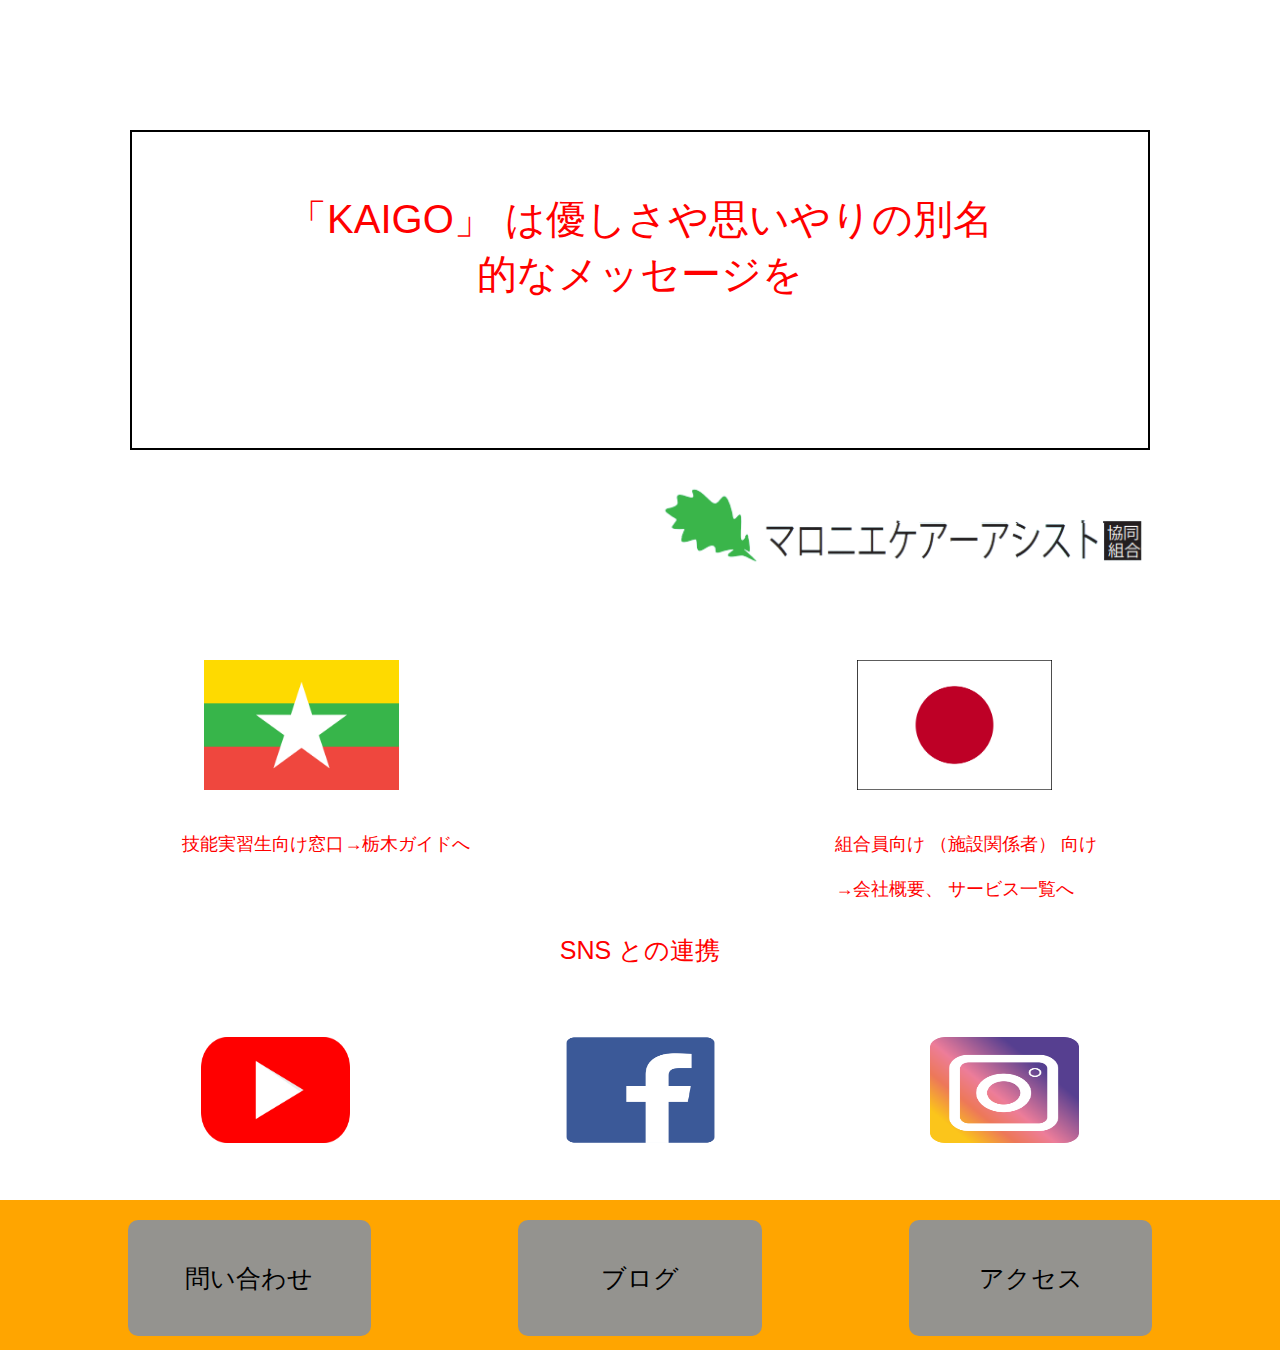
<file: index.html>
<!DOCTYPE html>
<html lang="en">
  <head>
    <meta charset="UTF-8" />
    <link rel="stylesheet" href="style.css" />
    <meta http-equiv="X-UA-Compatible" content="IE=edge" />
    <meta name="viewport" content="width=device-width, initial-scale=1.0" />
    <meta name="viewport" content="width=device-width, initial-scale=1.0" />
    <title>Document</title>
  </head>
  <body>
    <div class="head">
      <div class="paragraph">
        「KAIGO」 は優しさや思いやりの別名
        <br />
        的なメッセージを
      </div>
      <div class="h4">
        <!-- <h4>マロニエケアーアシスト協同組</h4> -->
        <img src="images/log.png" alt="">
      </div>
    </div>
    
    <!-- ------------------------for mobil--------------- -->
    <div class="headMobile">
      <div class="paragraphMobile">
        「KAIGO」 は優しさや思いやりの別名
        <br />
        的なメッセージを
      </div>
      <div class="h4Mobile">
        <!-- <h4>マロニエケアーアシスト協同組</h4> -->
        <img src="images/log.png" alt="">
      </div>
    </div>
    <!-- ------------------------end for mobil--------------- -->
    <div class="second">
      <div class="row">
        <div class="column">
          <img src="images/mmflag.jpg" alt="" />
          <p>
            <a href="myanmar.html"
              >技能実習生向け窓口→栃木ガイドへ</a
            >
          </p>
        </div>
        <div class="column">
          <img src="images/jpflagg.png" alt="" />
          <p>
            <a href="japan2.html">
              組合員向け （施設関係者） 向け
              <br /><br />
              →会社概要、 サービス一覧へ
            </a>
          </p>
        </div>
      </div>

      <div class="rowSNS">
        <p>SNS との連携</p>
      </div>
      <div class="rows">
        <div class="col">
          <img src="images/yt.png" alt="" />
        </div>
        <div class="col">
          <img src="images/fb.png" alt="" />
        </div>
        <div class="col">
          <img src="images/ig.png" alt="" />
        </div>
      </div>
    </div>
    <!-- ----------for mobile------------------------- -->
    <div class="secondMobile">
      <div class="rowMobile">
        <div class="columnMobile">
          <img src="images/mmflag.jpg" alt="" />
          <p>
            <a href="myanmar.html"
              >技能実習生向け窓口→栃木ガイドへ</a
            >
          </p>
        </div>
        <div class="columnMobile">
          <img src="images/jpflagg.png" alt="" />
          <p>
            <a href="japan2.html">
              組合員向け （施設関係者） 向け
              <br /><br />
              →会社概要、 サービス一覧へ
            </a>
          </p>
        </div>
      </div>
      <div class="rowSNSMobile">
        <p>SNS との連携</p>
      </div>

      <div class="rowsMobile">
        <div class="colMobile">
          <img src="images/yt.png" alt="" />
        </div>
        <div class="colMobile">
          <img src="images/fb.png" alt="" />
        </div>
        <div class="colMobile">
          <img src="images/ig.png" alt="" />
        </div>
      </div>
    </div>
    <!-- ----------end for mobil ----------------->

    <div class="foot">
        <button class="column-foot"><p>問い合わせ</p></button>
        <button class="column-foot" ><p>ブログ</p></button>
        <button class="column-foot" ><p>アクセス</p></button>
    </div>

    <!-- -----------------------for mobile -->
    <div class="footMobile">
        <button class="column-footMobile"><p>問い合わせ</p></button>
        <button class="column-footMobile" ><p>ブログ</p></button>
        <button class="column-footMobile" ><p>アクセス</p></button>
    </div>
    <!-- -----------------------for mobile -->

  </body>
</html>
</file>
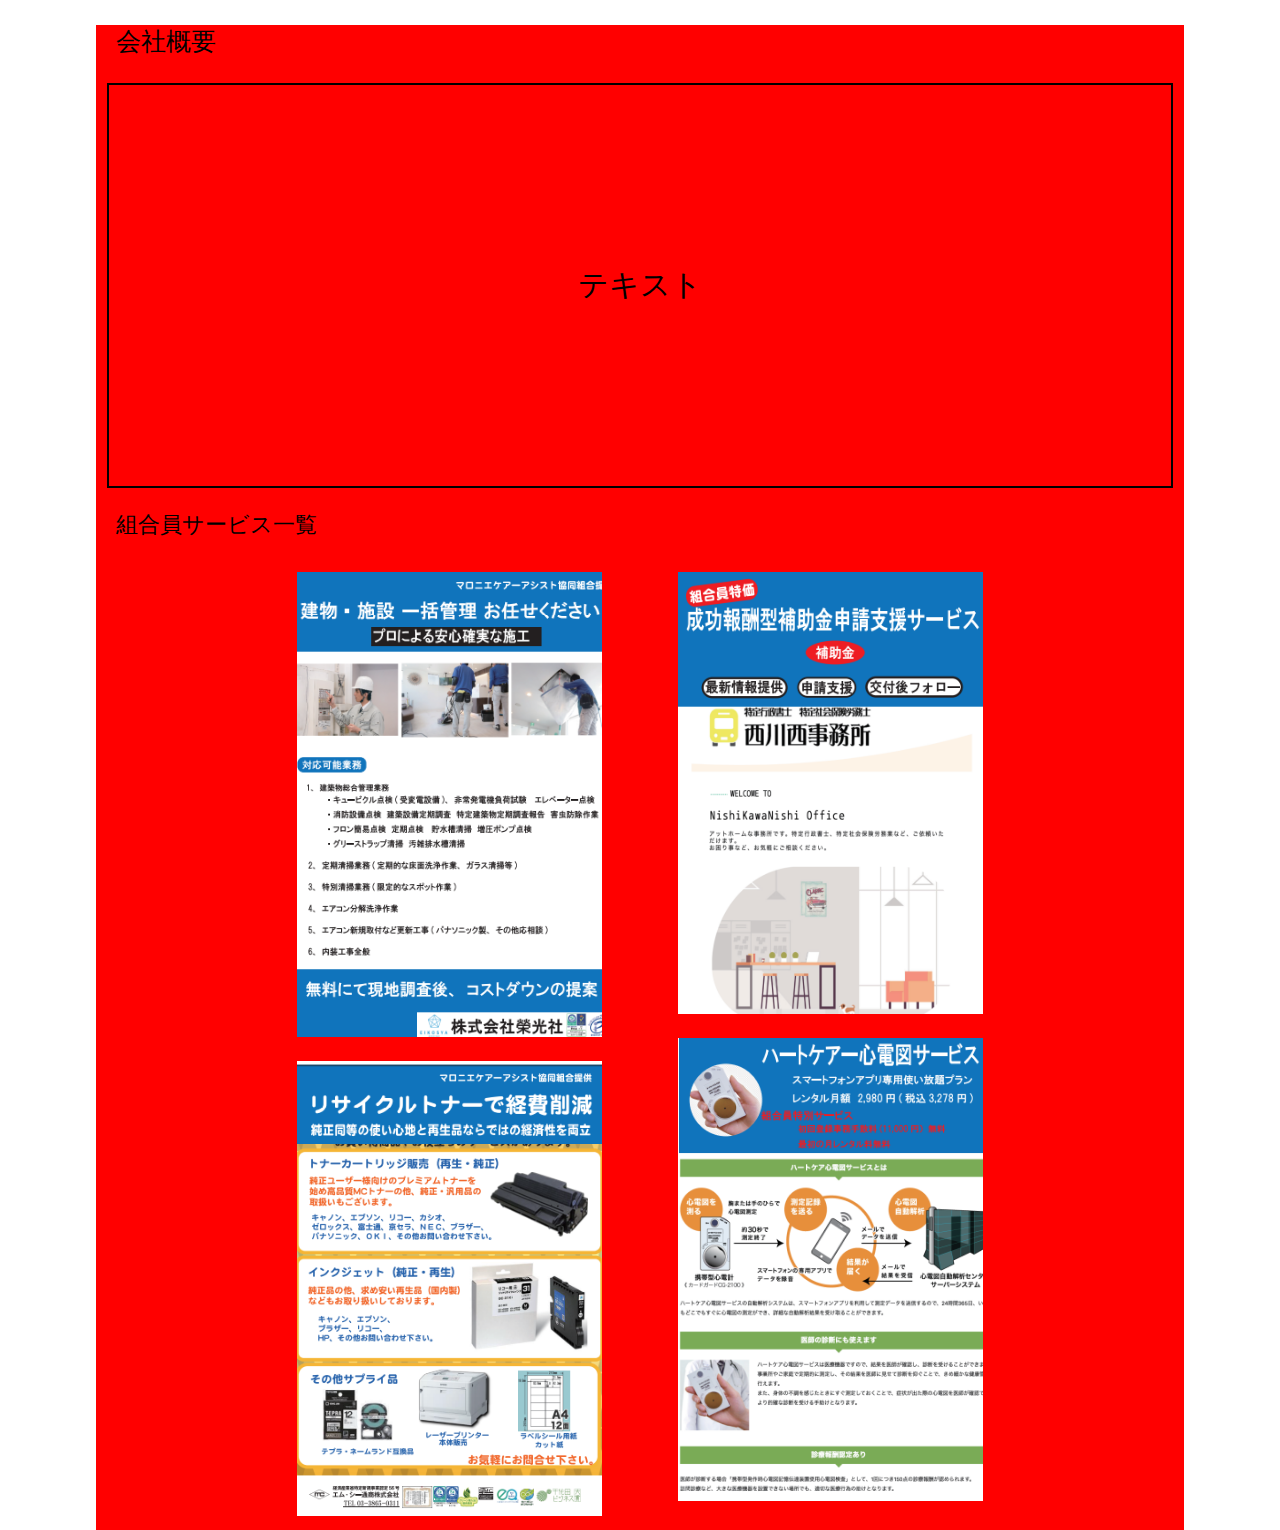
<file: japan.html>
<!DOCTYPE html>
<html lang="en">
<head>
    <meta charset="UTF-8">
    <link rel="stylesheet" href="style.css">
    <meta http-equiv="X-UA-Compatible" content="IE=edge">
    <meta name="viewport" content="width=device-width, initial-scale=1.0">
    <title>Japna</title>
</head>
<body>
    <div id="wrapper1">
        <div class="logoJP">
            <p style="font-family: Arial, Helvetica, sans-serif;">会社概要</p>
        </div>
    
        <div class="logoJPTitle">
            <p class="pp" style="font-family: Arial, Helvetica, sans-serif;">テキスト</p>
        </div>
    
        <div class="titleJapanJP" >
            <p class="t" style="font-family: Arial, Helvetica, sans-serif;">組合員サービス一覧</p>
        </div>
    
        <div class="imagesListJP">
            <div class="rowJapanJP">
                <div class="columnJapanJP">
                    <img src="images/jp2.png" alt="">
                </div>
                <div class="columnJapanJP">
                    <img src="images/jp1.png" alt="">
                </div>
            </div>
            <div class="rowJapanJP">
                <div class="columnJapanJP">
                    <img src="images/jp3.png" alt="">
                </div>
                <div class="columnJapanJP">
                    <img src="images/jp4.png" alt="">
                </div>
            </div>
        </div>
    </div>
</body>
</html>
</file>
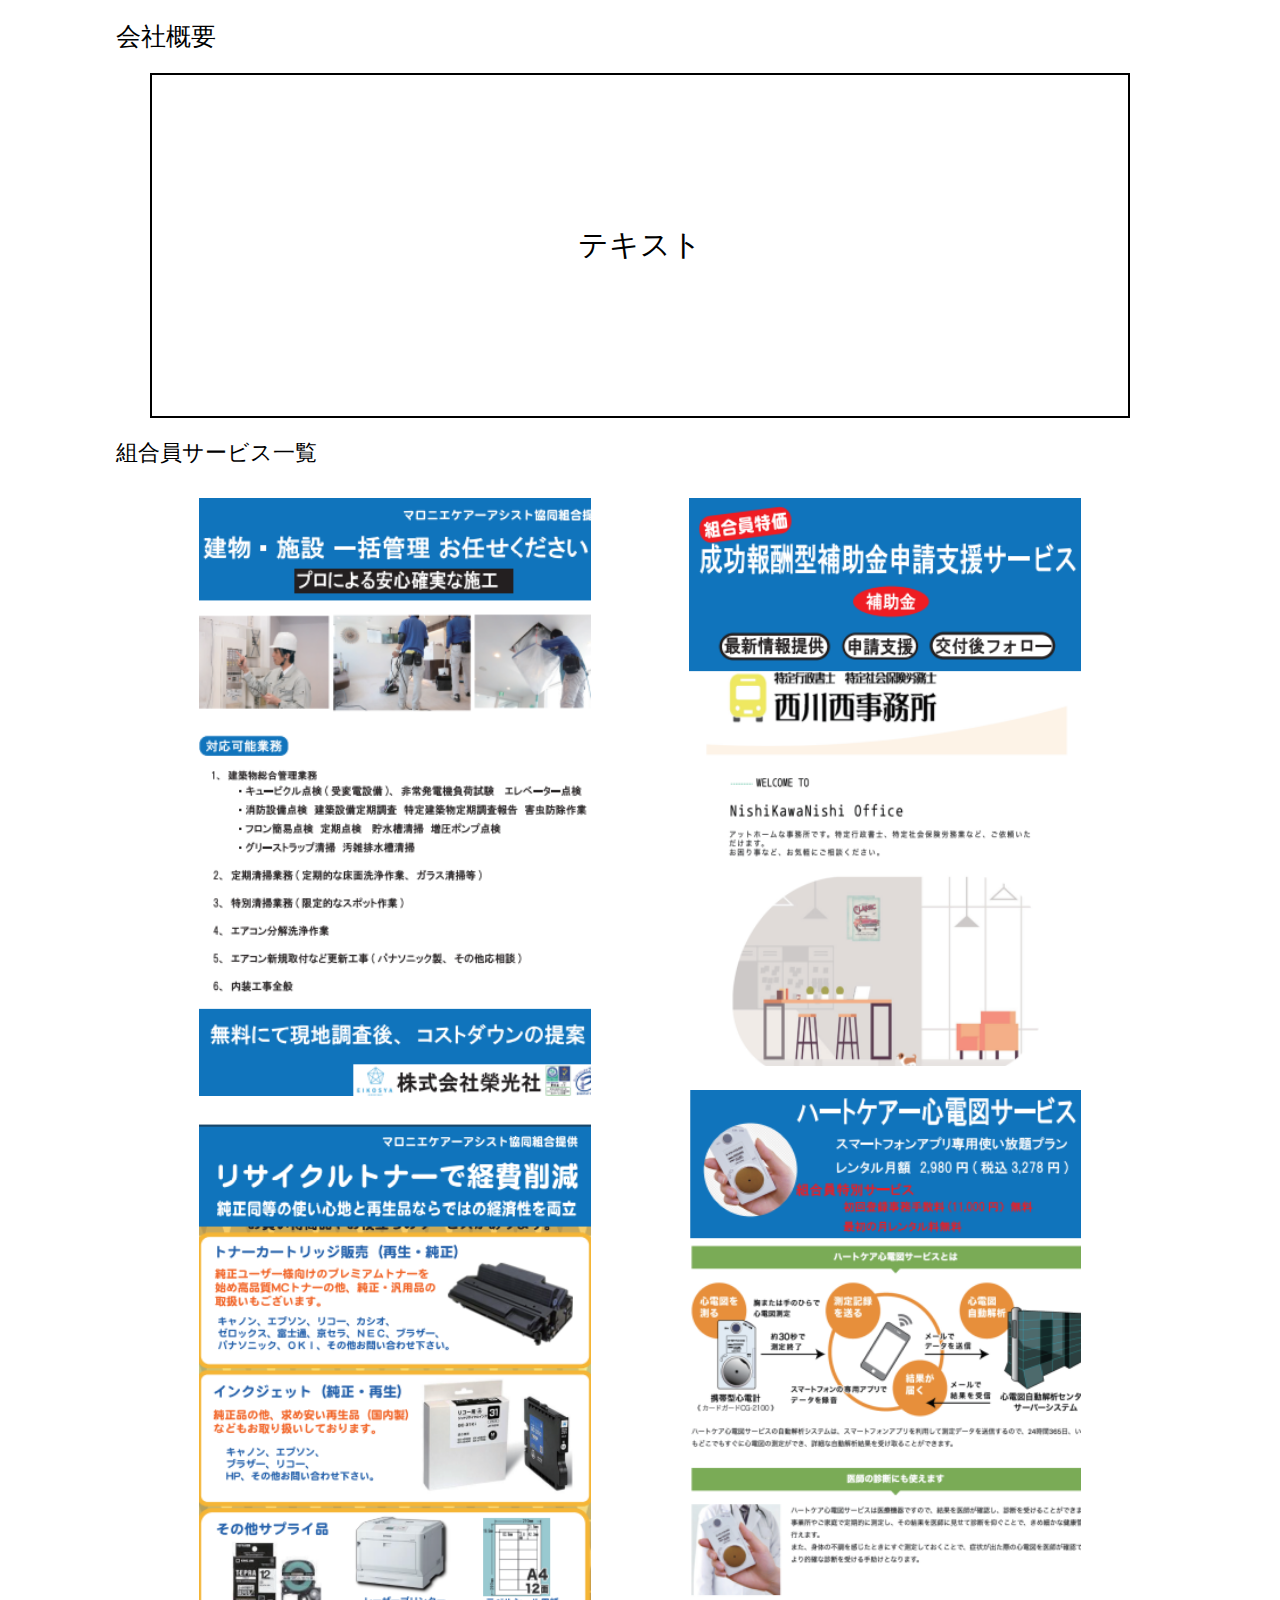
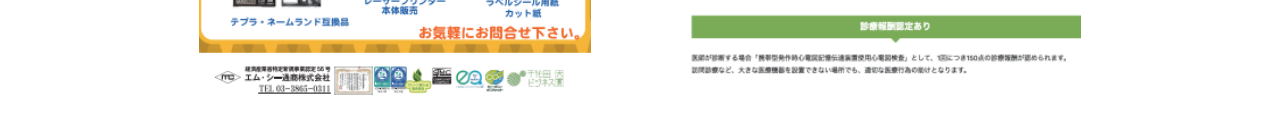
<file: japan2.html>
<!DOCTYPE html>
<html lang="en">
<head>
    <meta charset="UTF-8">
    <link rel="stylesheet" href="style1.css">
    <meta http-equiv="X-UA-Compatible" content="IE=edge">
    <meta name="viewport" content="width=device-width, initial-scale=1.0">
    <title>Document</title>
</head>
<body>
    
    <div id="wrapper1">
        <div class="logo">
            <p style="font-family: Arial, Helvetica, sans-serif;">会社概要</p>
        </div>
    
        <div class="logoTitle">
            <p class="pp" style="font-family: Arial, Helvetica, sans-serif;">テキスト</p>
        </div>
    
        <div class="titleJapan" >
            <p class="t" style="font-family: Arial, Helvetica, sans-serif;">組合員サービス一覧</p>
        </div>
    
        <div class="imagesList">
            <div class="rowJapan">
                <div class="columnJapan">
                    <img src="images/jp2.png" alt="">
                </div>
                <div class="columnJapan">
                    <img src="images/jp1.png" alt="">
                </div>
            </div>
            <div class="rowJapan">
                <div class="columnJapan">
                    <img src="images/jp3.png" alt="">
                </div>
                <div class="columnJapan">
                    <img src="images/jp4.png" alt="">
                </div>
            </div>
        </div>
    </div>


    <!-- ------------------------for mobile----------------- -->
    <!-- <div class="logoMobile">
        <p style="font-family: Arial, Helvetica, sans-serif;">会社概要</p>
    </div>
    
    <div class="logoTitleMobile">
        <p class="ppMobile" style="font-family: Arial, Helvetica, sans-serif;">テキスト</p>
    </div>

    <div class="titleJapanMobile">
        <p class="t" style="font-family: Arial, Helvetica, sans-serif;">組合員サービス一覧</p>
    </div>
    
    <div class="imagesListMobile">
        <div class="rowJapanMobile">
            <div class="columnJapanMobile">
                <img src="images/jp2.png" alt="">
            </div>
            <div class="columnJapanMobile">
                <img src="images/jp1.png" alt="">
            </div>
        </div>
        <div class="rowJapanMobile">
            <div class="columnJapanMobile">
                <img src="images/jp3.png" alt="">
            </div>
            <div class="columnJapanMobile">
                <img src="images/jp4.png" alt="">
            </div>
        </div>
    </div> -->
    <!-- --------------------------------for mobile-------------------- -->

</body>
</html>
</file>
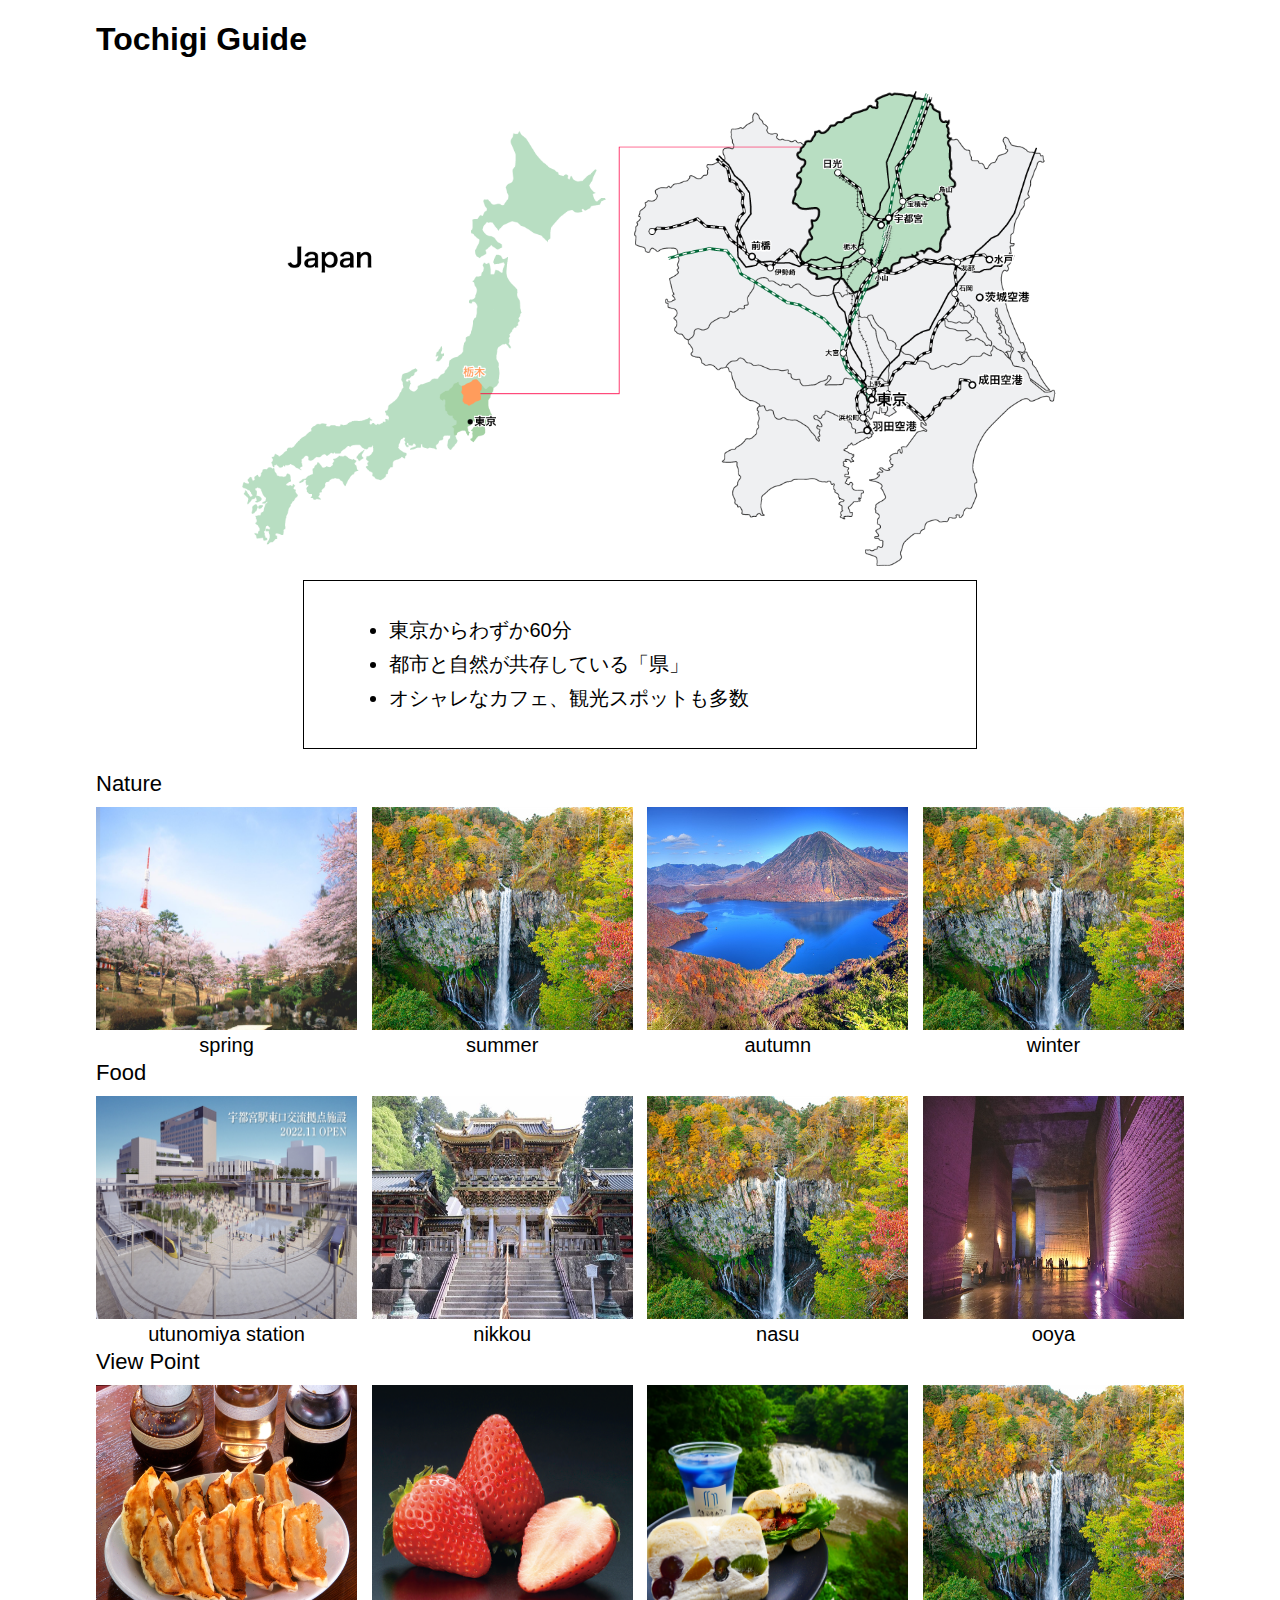
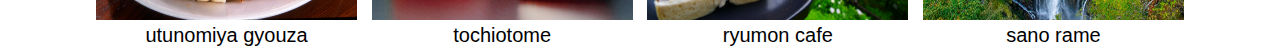
<file: myanmar.html>
<!DOCTYPE html>
<html lang="en">
<head>
    <meta charset="UTF-8">
    <meta http-equiv="X-UA-Compatible" content="IE=edge">
    <meta name="viewport" content="width=device-width, initial-scale=1.0">
    <title>Myanmar</title>
    <link rel="stylesheet" href="style.css">
</head>
<body>
    <div id="wrapper">
       
        <div class="myanmarPageFirstSec">
            <h1>Tochigi Guide</h1>
            <div class="banner"></div>
            <div class="banner-intro">
                <ul>
                    <!-- <li>東京からわずか60分</li>
                    <li>都市と自然が共存する「県」</li>
                    <li>おしゃれなカフェ、観光スポットも多数</li> -->
                    <li>東京からわずか60分</li>
                    <li>都市と自然が共存している「県」</li>
                    <li>オシャレなカフェ、観光スポットも多数</li>
                </ul>
            </div>
        </div>

        <div class="myanmarPageSecondSec">

            <div class="catContainer">
                <p>Nature</p>
                <div class="catImgContainer">
                    <div>
                        <img src="images/ok2.png" alt="ok1.png">
                        <label for="">spring</label>
                    </div>
                    <div>
                        <img src="images/ok1.png" alt="ok1.png">
                        <label for="">summer</label>
                    </div>
                    <div>
                        <img src="images/ok3.png" alt="ok1.png">
                        <label for="">autumn</label>
                    </div>
                    <div>
                        <img src="images/ok1.png" alt="ok1.png">
                        <label for="">winter</label>
                    </div>
                </div>
            </div>
            <div class="catContainer">
                <p>Food</p>
                <div class="catImgContainer">
                    <div>
                        <img src="images/ok5.png" alt="ok1.png">
                        <label for="">utunomiya station</label>
                    </div>
                    <div>
                        <img src="images/ok6.png" alt="ok1.png">
                        <label for="">nikkou</label>
                    </div>
                    <div>
                        <img src="images/ok1.png" alt="ok1.png">
                        <label for="">nasu</label>
                    </div>
                    <div>
                        <img src="images/ok8.png" alt="ok1.png">
                        <label for="">ooya</label>
                    </div>
                </div>
            </div>
            <div class="catContainer">
                <p>View Point</p>
                <div class="catImgContainer">
                    <div>
                        <img src="images/ok9.png" alt="ok1.png">
                        <label for="">utunomiya gyouza</label>
                    </div>
                    <div>
                        <img src="images/ok10.png" alt="ok1.png">
                        <label for="">tochiotome</label>
                    </div>
                    <div>
                        <img src="images/ok11.png" alt="ok1.png">
                        <label for="">ryumon cafe</label>
                    </div>
                    <div>
                        <img src="images/ok1.png" alt="ok1.png">
                        <label for="">sano rame</label>
                    </div>
                </div>
            </div>
        </div>
    </div>
</body>
</html>
</file>
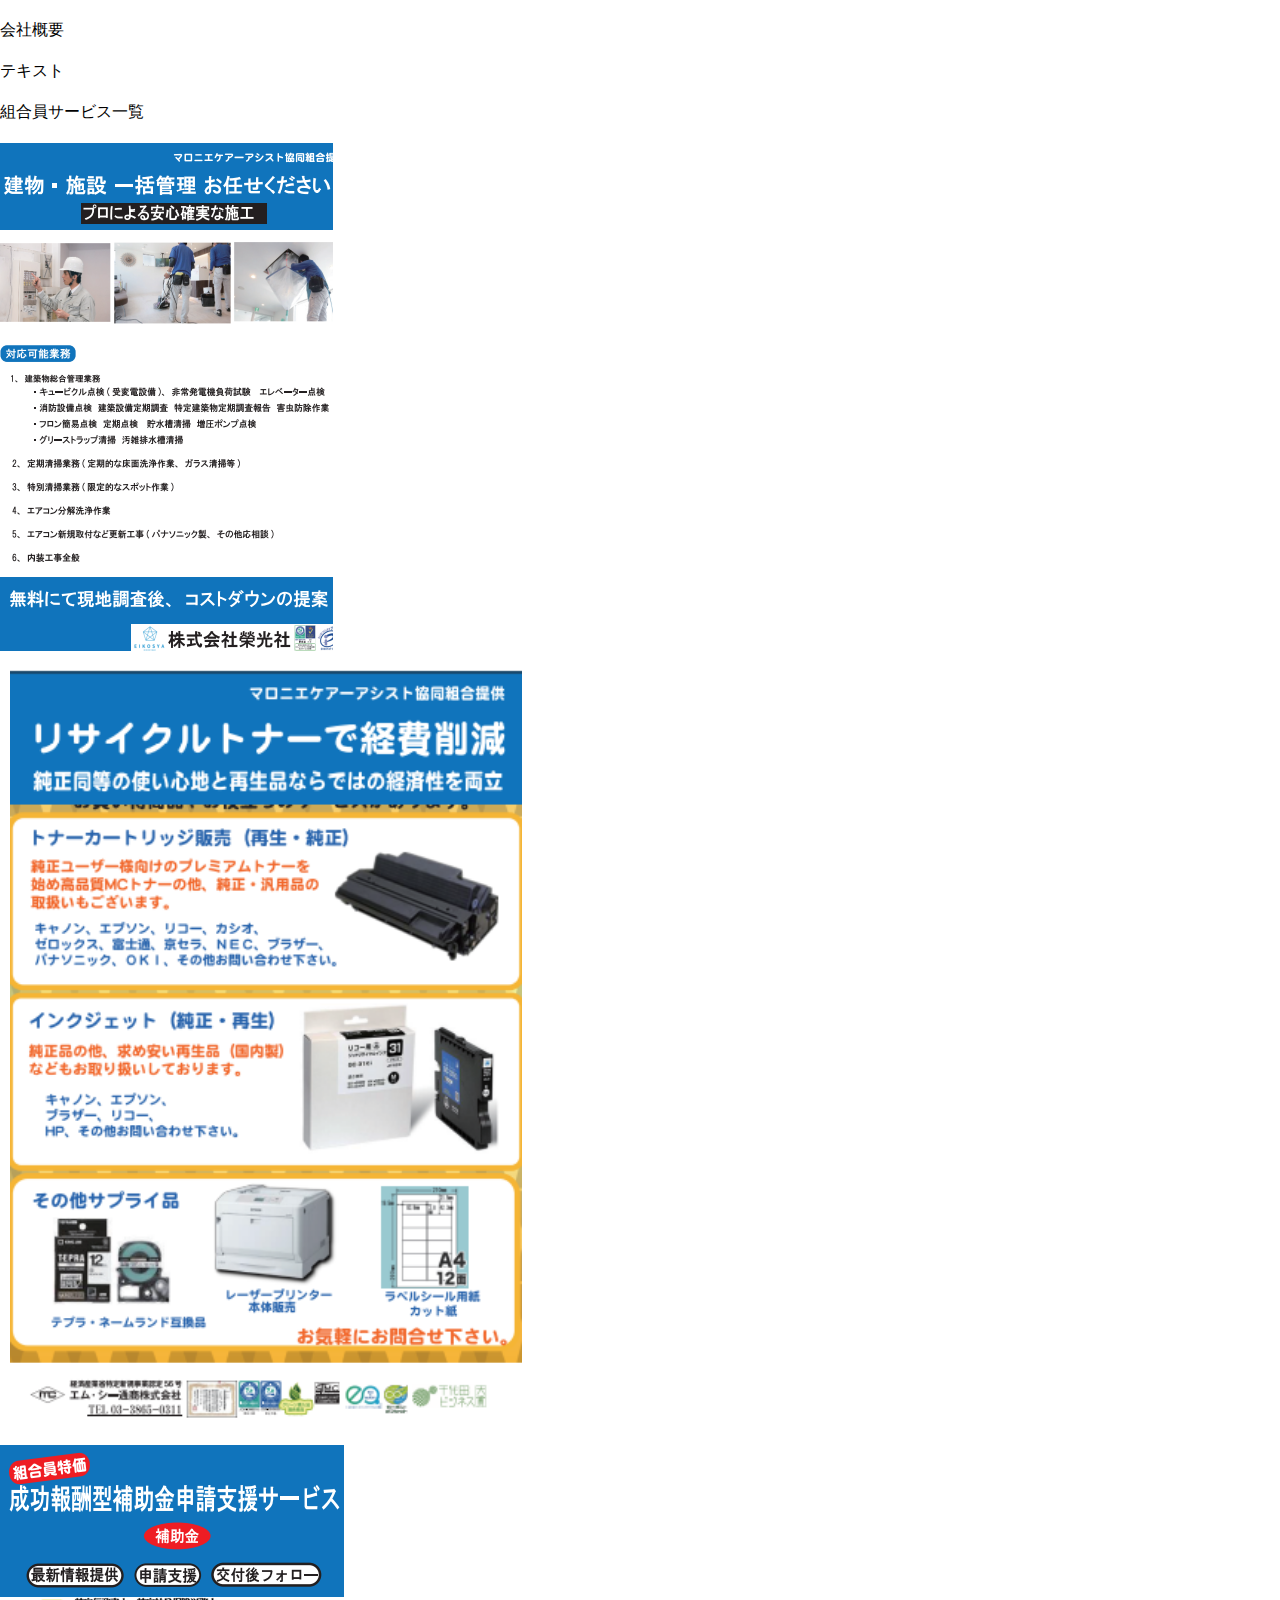
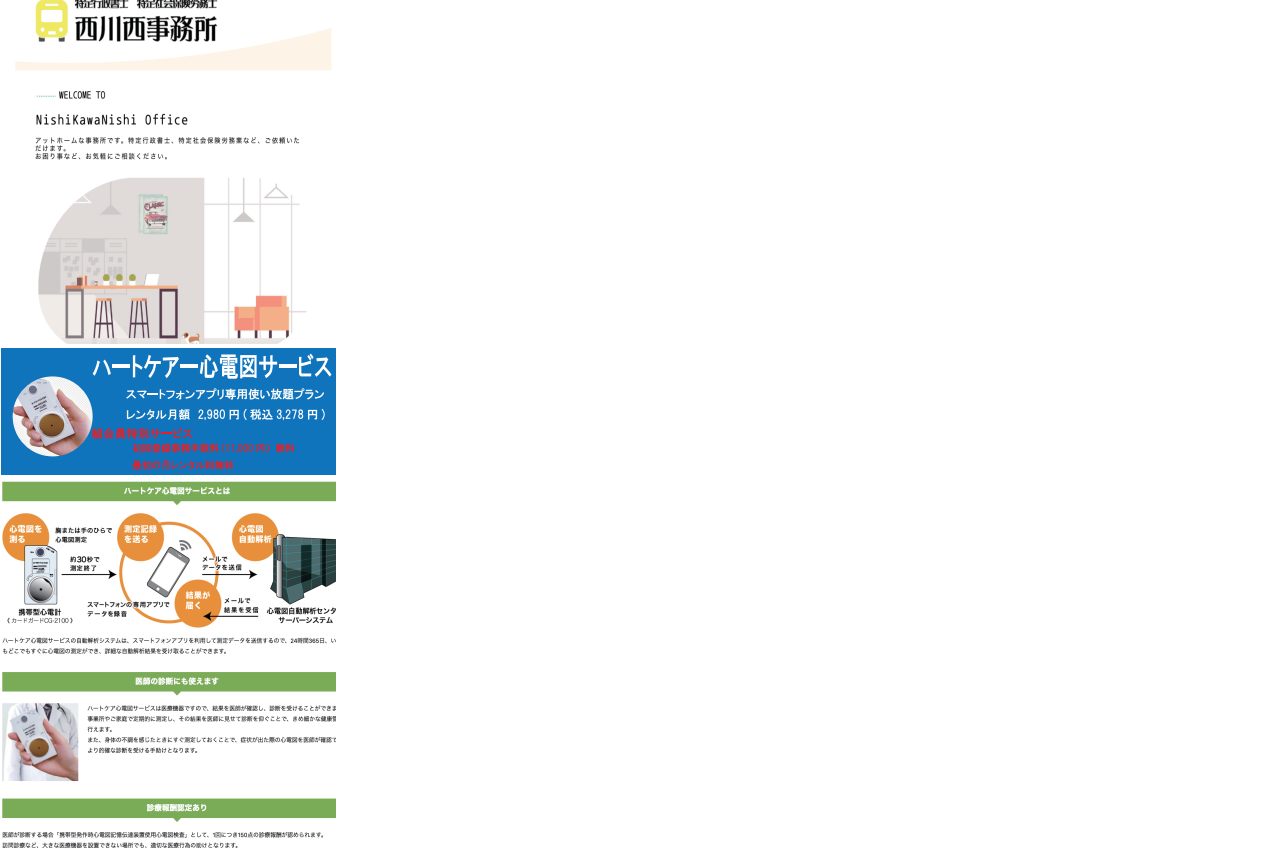
<file: texst/japan.html>
<!DOCTYPE html>
<html lang="en">
<head>
    <meta charset="UTF-8">
    <link rel="stylesheet" href="style.css">
    <meta http-equiv="X-UA-Compatible" content="IE=edge">
    <meta name="viewport" content="width=device-width, initial-scale=1.0">
    <title>Japna</title>
</head>
<body>
    <div id="wrapper1">
        <div class="logoJP">
            <p style="font-family: Arial, Helvetica, sans-serif;">会社概要</p>
        </div>
    
        <div class="logoTitleJP">
            <p class="pp" style="font-family: Arial, Helvetica, sans-serif;">テキスト</p>
        </div>
    
        <div class="titleJapanJP" >
            <p class="t" style="font-family: Arial, Helvetica, sans-serif;">組合員サービス一覧</p>
        </div>
    
        <div class="imagesListJP">
            <div class="rowJapanJP">
                <div class="columnJapanJP">
                    <img src="images/jp2.png" alt="">
                </div>
                <div class="columnJapan">
                    <img src="images/jp1.png" alt="">
                </div>
            </div>
            <div class="rowJapanJP">
                <div class="columnJapanJP">
                    <img src="images/jp3.png" alt="">
                </div>
                <div class="columnJapanJP">
                    <img src="images/jp4.png" alt="">
                </div>
            </div>
        </div>
    </div>

    
</body>
</html>
</file>
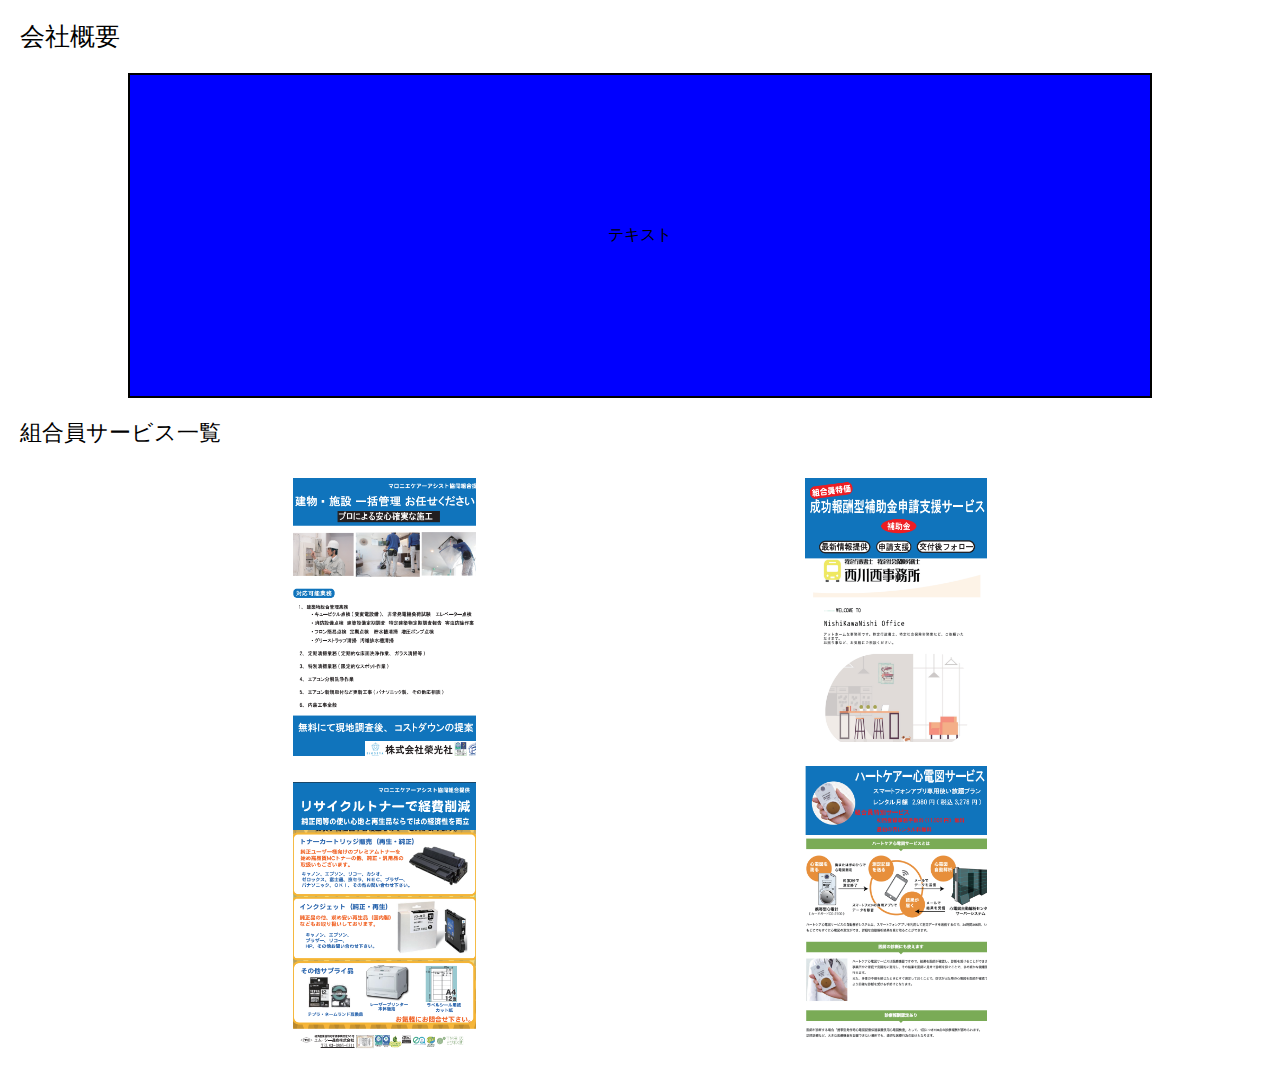
<file: texst/japan1.html>
<!DOCTYPE html>
<html lang="en">
<head>
    <meta charset="UTF-8">
    <link rel="stylesheet" href="style.css">
    <meta http-equiv="X-UA-Compatible" content="IE=edge">
    <meta name="viewport" content="width=device-width, initial-scale=1.0">
    <title>Japna</title>
</head>
<body>
    <div id="wrapper1">
        <div class="logo">
            <p style="font-family: Arial, Helvetica, sans-serif;">会社概要</p>
        </div>
    
        <div class="logoTitle">
            <p class="pp" style="font-family: Arial, Helvetica, sans-serif;">テキスト</p>
        </div>
    
        <div class="titleJapan" >
            <p class="t" style="font-family: Arial, Helvetica, sans-serif;">組合員サービス一覧</p>
        </div>
    
        <div class="imagesList">
            <div class="rowJapan">
                <div class="columnJapan">
                    <img src="images/jp2.png" alt="">
                </div>
                <div class="columnJapan">
                    <img src="images/jp1.png" alt="">
                </div>
            </div>
            <div class="rowJapan">
                <div class="columnJapan">
                    <img src="images/jp3.png" alt="">
                </div>
                <div class="columnJapan">
                    <img src="images/jp4.png" alt="">
                </div>
            </div>
        </div>
    </div>
</body>
</html>
</file>
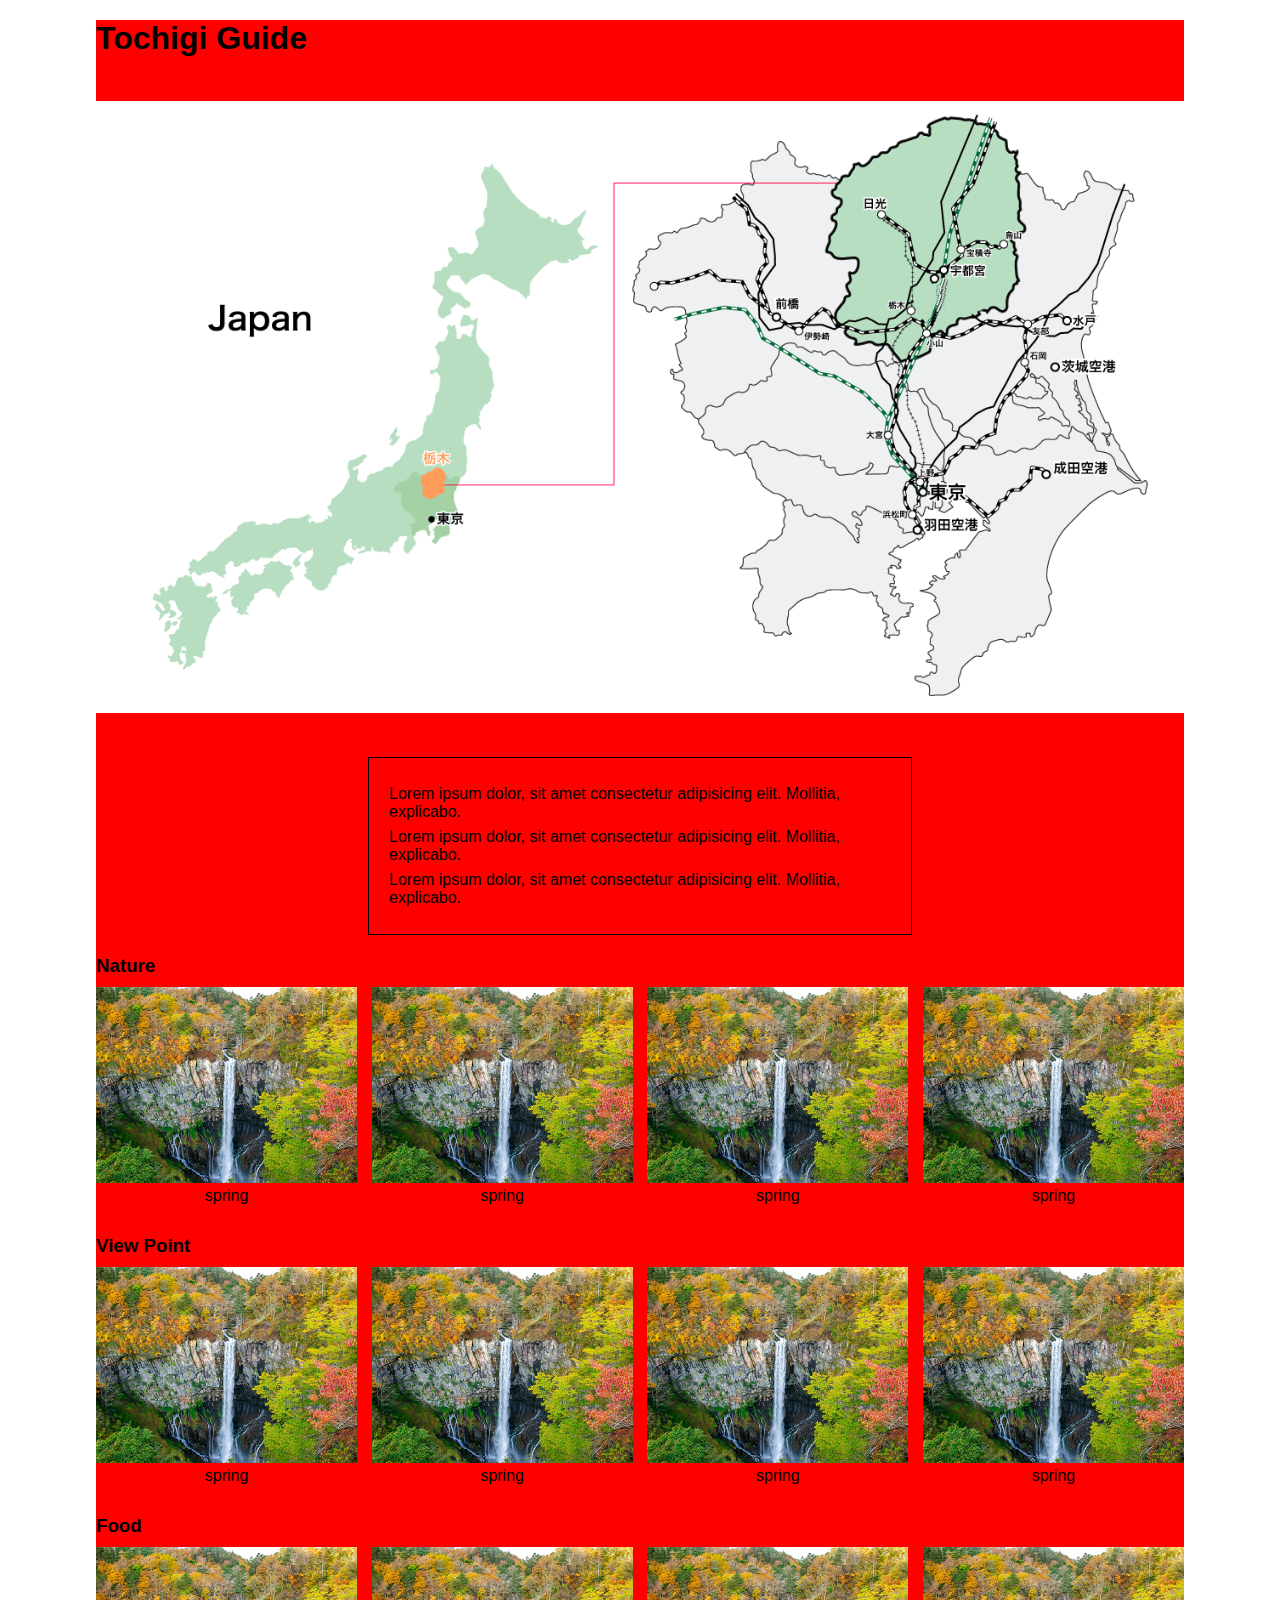
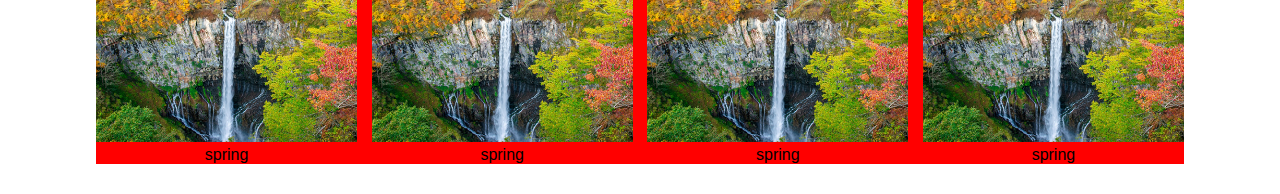
<file: texst/myanmar.html>
<!DOCTYPE html>
<html lang="en">

<head>
    <meta charset="UTF-8" />
    <meta http-equiv="X-UA-Compatible" content="IE=edge" />
    <meta name="viewport" content="width=device-width, initial-scale=1.0" />
    <title>Myanmar</title>
    <link rel="stylesheet" href="style.css" />
</head>

<body>
    <div id="wrapper">
        <div class="myanmarPageFirstSec">
            <h1>Tochigi Guide</h1>
            <div class="banner"></div>
            <div class="banner-intro">
                <p>
                    Lorem ipsum dolor, sit amet consectetur adipisicing
                    elit. Mollitia,
                    explicabo.
                </p>
                <p>
                    Lorem ipsum dolor, sit amet consectetur adipisicing
                    elit. Mollitia,
                    explicabo.
                </p>
                <p>
                    Lorem ipsum dolor, sit amet consectetur adipisicing
                    elit. Mollitia,
                    explicabo.
                </p>
            </div>
        </div>

        <div class="myanmarPageSecondSec">
            <div class="catContainer">
                <h3>Nature</h3>
                <div class="catImgContainer">
                    <div>
                        <img src="images/ok1.png" alt="ok1.png" />
                        <label for="">spring</label>
                    </div>
                    <div>
                        <img src="images/ok1.png" alt="ok1.png" />
                        <label for="">spring</label>
                    </div>
                    <div>
                        <img src="images/ok1.png" alt="ok1.png" />
                        <label for="">spring</label>
                    </div>
                    <div>
                        <img src="images/ok1.png" alt="ok1.png" />
                        <label for="">spring</label>
                    </div>
                </div>
            </div>
            <div class="catContainer">
                <h3>View Point</h3>
                <div class="catImgContainer">
                    <div>
                        <img src="images/ok1.png" alt="ok1.png" />
                        <label for="">spring</label>
                    </div>
                    <div>
                        <img src="images/ok1.png" alt="ok1.png" />
                        <label for="">spring</label>
                    </div>
                    <div>
                        <img src="images/ok1.png" alt="ok1.png" />
                        <label for="">spring</label>
                    </div>
                    <div>
                        <img src="images/ok1.png" alt="ok1.png" />
                        <label for="">spring</label>
                    </div>
                </div>
            </div>
            <div class="catContainer">
                <h3>Food</h3>
                <div class="catImgContainer">
                    <div>
                        <img src="images/ok1.png" alt="ok1.png" />
                        <label for="">spring</label>
                    </div>
                    <div>
                        <img src="images/ok1.png" alt="ok1.png" />
                        <label for="">spring</label>
                    </div>
                    <div>
                        <img src="images/ok1.png" alt="ok1.png" />
                        <label for="">spring</label>
                    </div>
                    <div>
                        <img src="images/ok1.png" alt="ok1.png" />
                        <label for="">spring</label>
                    </div>
                </div>
            </div>
        </div>
    </div>
</body>

</html>
</file>
<file: style.css>
body{
  font-family: Arial, Helvetica, sans-serif;
  box-sizing: border-box;
  margin: 0;
}

.container{
  /* background-color: blue; */
}

/* --------------------for head----------------------------- */

.head{
  /* background-image: url('images/ok.jpeg');  */
  /* background-color: cornsilk; */
  background-color: #ffffff;
  height: 380px;
  display: flex;
  flex-direction: column;
  /* background-color: red; */
}


.h4{
  display: flex;
  flex-direction: row-reverse;
  flex-wrap: wrap;
  margin: 5px 62px;
}

.h4 img{
  height: 30px;
  /* width: 50%; */
}
/* .head img{
    color: black;
    font-size: 12px;
    flex-direction: end;
    display: flex;
    flex-direction: row-reverse;
    margin-right: 66px;
} */


.head .paragraph{
  color: red;
  justify-content: center;
  align-items: center;
  text-align: center;
  border: 2px solid #000;
  height: 100px;
  padding-top: 37px;
  font-size: 15px;
  margin-left: 61px;
  margin-right: 61px;
  margin-top: 130px;
  background-color: white;
}


/* ------------------------------end for head----------------------- */

/* ----------------for second--------------------------- */
.second{
  width: 100%;
  height: auto;
  /* background-color: green; */
  /* height: 600px; */
}

.row{
  display: flex;
  flex-direction: column;
  width: 100%;
  justify-content: space-around;
  flex-wrap: wrap;
}

.second .row .column{
    justify-content: center;
    align-items: center;
    text-align: center;
    margin: 10px;
}
.row .column img{
  height: 53px;
  /* margin: 72px; */
  /* margin: 26px 0 0 45px; */
}


.column p{
  /* margin: 8px; */
  font-size: 12px;
  color: red;
}

.column p,a{
  text-decoration: none;
  color: red;
}

.rowSNS{
  width: 100%;
  /* background-color: blue; */
  text-align: center;
  color: red; 
  font-size: 12px;
  margin-top: 20px;
}

.rowSNS p{
  margin-bottom: 30px;
}

.rows{
  display: flex;
  flex-direction: row;
  flex-wrap: wrap;
  width: 100%;
  justify-content: space-evenly;
}

.rows .col img{
  height: 26px;
  width: 36px;
}
/* ---------------- end for second--------------------------- */


/* --------------------------------foot------------------------------------ */

.foot{
  display: flex;
  flex-direction: row;
  justify-content: space-evenly;
  flex-wrap: wrap;
  width: 100%;
  background-color: orange;
  margin-top: 30px;
}

.column-foot{
  width: 23%;
  height: 33px;
  text-align: center;
  border-radius: 10px;
  background-color: #94938f;
  margin-top: 16px;
  margin-bottom: 16px;
  border: none;
}

.column-foot p{
  /* padding-top: 6px; */
  font-size: 10px;
}

/* ----------------end foot */



/* -----------------for mobile--------------------- */
@media screen and (max-width: 480px) {
  .headMobile{
    display: none;
  }

  .secondMobile{
    display: none;
  }

  .footMobile{
    display: none;
  }

  .paragraphMyanmarMobile{
    display: none;
  }

  .appMobile{
    display: none;
  }

  .textMyanmarMobile{
    display: none;
  }

  .logoMobile{
    display: none;
  }

  .logoTitleMobile{
    display: none;
  }
  
  .titleJapanMobile{
    display: none;
  }

  .imagesListMobile{
    display: none;
  }

}



@media screen and (min-width: 480px) {
  .foot{
    display: none;
  }

  .head{
    display: none;
  }

  .second{
    display: none;
  }

  .paragraphMyanmar{
    display: none;
  }

  .app{
    display: none;
  }

  .text{
    display: none;
  }

  .logo{
    display: none;
  }

  .logoTitle{
    display: none;
  }

  .titleJapan{
    display: none;
  }

  .imagesList{
    display: none;
  }

  .footMobile{
    display: flex;
    flex-direction: row;
    justify-content: space-evenly;
    flex-wrap: wrap;
    width: 100%;
    background-color: orange;
    margin-top: 8px;
    height: 150px;
  }
  
  .column-footMobile{
    width: 19%;
    height: 116px;
    text-align: center;
    border-radius: 10px;
    background-color: #94938f;
    margin-top: 156x;
    margin: 20px;
    border: none;
  }

  .column-footMobile p{
    font-size: 25px;
  }
  /* --------------------------------------------for myanmar pags---------- */
  /* ----------------------------------------------------app-------------------- */
/* ------------------------------------------for photo list-------------------- */


/* ------------for japan pages------------- */
.logoMobile{
  /* background-color: green; */
  /* height: 70px; */
  width: 80%;
  margin: 30px;
}

.logoMobile p{
  font-size: 30px;
}

.logoTitleMobile{
  /* background-color: blue; */
  /* width: 100%; */
  /* height: 400px; */
  /* margin: 20px; */

  /* background-color: blue; */
  /* width: 100%; */
  height: 300px;
  /* margin: 20px; */
  border: 2px solid #000;
  justify-content: center;
  text-align: center;
  align-items: center;
  margin: 0 60px;
}


.logoTitleMobile .ppMobile{
    /* border: 2px solid #000;
    height: 200px;
    text-align: center;
    justify-content: center;
    padding: 200px 0px 0px 0px;
    font-size: 27px;
    font-weight: bold;
    margin: 0 60px 0 60px; */
    /* border: 2px solid #000; */
    /* height: 200px; */
    /* text-align: center; */
    /* justify-content: center; */
    /* padding: 200px 0px 0px 0px; */
    font-size: 27px;
    font-weight: bold;
    /* width: 100%; */
    /* margin: 70px; */
    /* margin: 0 60px 0 60px; */
    /* margin: 20px; */
    padding: 100px 0;
}

.titleJapanMobile .t{
  /* background-color: teal; */
  font-size: 23px;
  margin: 30px;
}

.rowJapanMobile{
  display: flex;
  flex-wrap: wrap;
  width: 100%;
  flex-direction: row;
  justify-content: space-evenly;
  /* height: 600px; */
}

.columnJapanMobile img{
  /* width: 80%;  */
    height: 550px;
    /* margin-top: 10px; */
    margin: 19px;
    /* margin: 0px; */
    width: 350px;
    border: 1px solid;
}
/* -----------------------------end for japan pages---------- */
.rowMyanmarMobile{
  display: flex;
  flex-direction: row;
  width: 100%;
  /* justify-content: space-evenly; */
  /* justify-content: start; */
  /* justify-content: space-around; */
  flex-wrap: wrap;
}

.colMyanmarMobile img{
  /* width: 220px;
  height: 160px; */
  width: 300px;
  height: 200px

}

.rowMyanmarMobile h7{
  font-size: 20px;
  /* margin-left: 100px; */
}

.rowMyanmarMobile .row-col{
  text-align: center;
  /* margin: 42px; */
  margin: 0 0 0 30px;
}

.textMyanmarMobile  {
  display: flex;
  flex-direction: row;
  flex-wrap: wrap;
}

.myanmarNatureMobile{
  margin: 10px 0 10px 30px;
  /* margin: 50px; */
}

.natureMMMobile{
  /* margin-left: 25px; */
}

.natureMMMobile h4{
  font-size: 30px;
}

.natureMyanmarMobile{
  /* font-size: 30px; */
  /* margin: 10px 0 10px 30px; */
  margin: 10px 0 10px 15px;
}

/* --------------------------------end for photo list-------------------- */

.appMobile .titleMobile h1{
  font-size: 40px;
  margin: 10px 0 10px 30px;
}

 .headerMobile{
  background-image: url('images/map_jp.png');
  height: 500px;
  background-size: 80% 100%;
  background-repeat: no-repeat;
  /* background-color: red; */
  margin-left: 40px;
}

/* .appMobile .headerMobile img{
  height: 500px;
  width: 100%;
  text-align: center;
  justify-content: center;
  align-items: center;
} */

/* -----------------------end for app------------------------------------- */


  .paragraphMyanmarMobile{
    justify-content: center;
    align-items: center;
    /* margin-left: 450px; */
    margin: 0 140px 0 140px;
    border: 2px solid #000;
    width: 444px;
    height: 180px;
  }
  
  .paragraphMyanmarMobile p{ 
    font-size: 20px;
    /* padding-top: 10px; */
    padding-left: 20px;
  }
  /* --------------------------------------------for myanmar pags---------- */


/* -----------------------------------------head------------------- */
  .headMobile{
    /* background-image: url('images/ok1.png');  */
    width: 100%; 
    height: 600px;
    display: flex;
    flex-direction: column;
    /* background-color: cornsilk; */
    background-color: #ffffff;
  }

.h4Mobile{
  display: flex;
  flex-direction: row-reverse;
  margin: 30px 128px;
}

.h4Mobile img{
  height: 90px;
}
  
.headMobile h4{
  color: black;
  font-size: 27px;
  flex-direction: end;
  display: flex;
  flex-direction: row-reverse;
  /* margin: 85px; */
  margin-right: 125px;
}

.headMobile .paragraphMobile{
  color: red;
  justify-content: center;
  align-items: center;
  text-align: center;
  border: 2px solid #000;
  height: 300px;
  padding-top: 60px;
  font-size: 40px;
  margin-left: 130px;
  margin-right: 130px;
  margin-top: 130px;
  background-color: white;
}
/* ---------------------------------------------end head---------------- */



/* -----------------------------second----------------------- */
  .secondMobile{
      width: 100%;
      height: auto;
      /* background-color: green; */
      /* height: 600px; */
  }
  
  .rowMobile{
      display: flex;
      flex-direction: row;
      width: 100%;
      justify-content: space-around;
      flex-wrap: wrap;
}

  .rowMobile .columnMobile img{
    height: 130px;
    /* margin: 20px; */
  margin: 60px 30px 30px 30px;

}


  .columnMobile p{
    margin: 8px;
    font-size: 18px;
    color: red;
}

.rowSNSMobile{
  width: 100%;
  /* background-color: blue; */
  text-align: center;
  color: red; 
  font-size: 25px;
}

.rowsMobile{
    display: flex;
    flex-direction: row;
    flex-wrap: wrap;
    width: 100%;
    justify-content: space-evenly;
    height: 200px;
    align-items: center;
}

.rowsMobile .colMobile img{
  height: 106px;
    width: 149px;
    margin: 15px;
}
  /* ----------------end second---------------------- */

  /* ----------------------for foot--------------------- */
  
/* --------------------------------foot------------------------------------ */



.column-foot p{
  /* padding-top: 6px; */
}

  /* ----------------------for foot--------------------- */


}




/* ---------------------------------------------for Myanmar Page---------------- */

/* ----------------------------------------------------app-------------------- */

.app .title{
  /* margin-left: 20px; */
  margin-left: 30px;
  /* background-color: red; */
}

.app .title p{
  font-size: 20px;
  /* margin: 20px 0 20px 0; */
}


.app .header {
  /* background-image: url(images/map_jp.png);
    height: 198px;
    background-size: 65% 89%;
    background-repeat: no-repeat;
    margin-left: 15px; */

    background-image: url(images/map_jp.png);
    height: 198px;
    background-size: 100% 89%;
    background-repeat: no-repeat;
    /* margin-left: 15px; */
    margin: 25px;
}

/* -----------------------end for app------------------------------------- */

/* --------------------------------------Paragraph Class---------------------- */
.paragraphMMMobile{
  display: flex;
  flex-direction: row;
  align-items: center;
  justify-content: center;
}

.paragraphMM{
  display: flex;
  flex-direction: row;
  align-items: center;
  justify-content: center;
}

.paragraphMyanmar{
  justify-content: center;
  align-items: center;
  /* margin-left: 117px; */
  /* margin: 0px 115px 0 115px; */
  border: 1px solid #000;
  width: 204px;
  width: 180px;
  height: 77px;
  margin-bottom: 15px;
}

.paragraphMyanmar p{ 
  font-size: 8px;
    padding-bottom: -17px;
    padding: 5px;
    margin: 0;
}
/* ------------------------------------End Paragraph Class---------------------- */

/* ------------------------------------------for photo list-------------------- */
.rowMyanmar{
  display: flex;
  flex-direction: row;
  width: 100%;
  /* justify-content: space-evenly; */
  flex-wrap: wrap;
  /* background-color: red; */
}

.colMyanmar img{
  width: 130px;
  height: 90px;
  /* margin: 1px; */
  margin-top: 3px;
}

.rowMyanmar .row-col{
  text-align: center;
  /* margin: 5px; */
  margin: 5px 0 0 9px;
}

.rowMyanmar h7{
  font-size: 10px;
    /* margin-left: 14px; */
}


.natureMyanmar{
  font-size: 14px;
  /* margin: 10px 0px 10px 28px; */
  /* margin: 0 0 10px 46px; */
  /* margin: 19px 0 10px 46px; */
  /* margin: 20px; */
  margin: 5px 0px 0px 30px;
}

/* --------------------------------end for photo list-------------------- */


/* ------------for japan pages---------------------------------------------- */
.logo{
  /* background-color: red; */
  /* height: 70px; */
  width: 150px;
  margin: 15px;
}

.logoTitle{
  /* background-color: blue; */
  /* width: 100%; */
  /* height: 500px; */
  margin: 20px;
  border: 1px solid #000;
  height: 100px;
  text-align: center;
  justify-content: center;
}

.logo p{
  font-size: 15px;
}

.logoTitle .pp{
  
  padding: 25px 0px 0px 0px;
  font-size: 15px;
  font-weight: bold;
  /* width: 100%;*/
}

.titleJapan .t{
  /* background-color: teal; */
  font-size: 14px;
  margin: 15px;
}

.imagesList{
  /* height: 530px; */
}

.rowJapan{
  display: flex;
  flex-wrap: wrap;
  /* width: 100%; */
  flex-direction: row;
  justify-content: space-evenly;
  /* height: 600px; */
  margin: 10px;
}

.columnJapan img{
  /* width: 100%; */
  height: 217px;
  /* margin-top: 30px; */
  margin-bottom: 15px;
  width: 120px;
  border: 0.5px solid;

}

.column2Japan img{
}

/* ------------for japan pages---------------------------------------------- */

/* ----------------------for myanmar kao---------- */

/* *{
  margin:0;
  padding:0;
  box-sizing: border-box;
} */

#wrapper{
  width: 85%;
  margin: 0 auto;
}

#wrapper{
  width: 85%;
  margin: 0 auto;
}

#wrapper > div {
  margin-top: 20px;
  width: 100%;
}

.myanmarPageFirstSec{
  width: 100%; /*1400px*/
}

.banner{
  width: 100%; /*1400px*/
  height: 500px;
  background: url('images/map_jp.png') no-repeat center center;
  background-size: contain;
}

.banner-intro{
  width: 58%;
  margin:0 auto;
  padding:20px;
  border: 1px solid #000;
}

.banner-intro li{
  margin: 7px 0px;
  font-size: 20px;
}

.banner-intro ul{
  padding: 0px 0px 0px 65px;
}


.catContainer p{
  margin-bottom: 10px;
  font-size: 22px;
}

.catImgContainer{
  width: 100%;
  display: flex;
  justify-content: space-between;
  margin-bottom: 30px;
}


.catImgContainer > div {
  width: 24%;
}

.catImgContainer img{
  width: 100%;
  height: 100%;
}

label{
  display: block;
  text-align: center;
}

.catImgContainer label{
  font-size: 20px;
}

@media(max-width:780px) {

  .banner{
      height: 420px;
  }

  .banner-intro{
      width: 70%;
  }

  .banner-intro ul{
      padding: 0px 0px 0px 30px;
  }

  .banner-intro li{
      font-size: 15px;
  }

  .catImgContainer label{
    font-size: 18px;
  }
}

@media(max-width:450px){
  .banner{
      height: 230px;
  }
 
  .banner-intro {
     width: 80%;
     padding: 5px;
 }
 
 .banner-intro ul{
     padding: 0px 0px 0px 30px;
 }
 
 .banner-intro li{
     font-size: 12px;
 }
 
 .myanmarPageFirstSec h1{
     font-size: 16px;
 }
 
 .catContainer h3{
     font-size: 12px;
 }
 .catImgContainer > div {
   width: 45%;
 }

 .catImgContainer img{
  width: 100%;
  height: 80%;
 }

 .catImgContainer{
  width: 100%;
  display: flex;
  justify-content: space-between;
  margin-bottom: 30px;
  flex-wrap: wrap;
  flex-direction: row;
 }

 .catImgContainer label{
     font-size: 15px;
 }
 
 }

@media(max-width:350px) {

  .catImgContainer{
      flex-direction: column;
  }

  .catImgContainer > div {
      width: 100%;
      margin-bottom: 40px
  }

  .catImgContainer > div:last-child{
      margin-bottom: 0px;
  }

  .catImgContainer label{
    font-size: 15px;
  }
  
}

@media (max-width:320px){
  .banner-intro {
      width: 80%;
      padding: 0;
  }
  
  .banner{
      height: 180px;
  }

  .myanmarPageFirstSec h1 {
      font-size: 14px;
  }

  .banner-intro ul {
      padding: 0px 0px 0px 30px;
  }

  .banner-intro li {
      font-size: 9px;
  }

  .catImgContainer > div {
      width: 50%;
  }
  .catImgContainer{
      flex-direction: row;
      justify-content: space-between;
      flex-wrap: wrap;
      width: 100%;
      margin-bottom: 5px;
  }

  .catImgContainer > div {
      margin-bottom: 0px;
  }

  #wrapper > div {
      margin-top: 10px;
  }
  .catImgContainer img {
      width: 95%;
      height: 75%;
  }

  .catImgContainer label{
    font-size: 13px;
  }
}

@media (max-width: 900px){
  .banner-intro{
    /* width: 60%; */
  }
}

/* ----------------------end for myanmar kao---------- */

/* -------------------------for japan edit------------------------ */

#wrapper1{
  width: 85%;
  margin: 0 auto;
  background-color: red;
}

#wrapper1 > div {
  margin-top: 20px;
  width: 70%;
}
.logoJP{
  font-size: 25px;
  margin: 20px;
}

.logoJPTitle{
  width: 50%;
  /* background-color: blue; */
  border: 2px solid #000;
  width: 90%;
  padding: 150px;
  justify-content: center;
  align-items: center;
  text-align: center;
  margin: 0 auto;
}

.logoJPTitle p{
  font-size: 30px;
}

.titleJapanJP{
  font-size: 22px;
  margin: 20px;
}

.imagesListJP{
  display: flex;
  flex-wrap: wrap;
  flex-direction: row;
  /* width: 70%; */
  /* background: blue; */
  margin: 0 auto;
}

.rowJapanJP{
  margin: 0 auto;
  justify-content: center;
  align-items: center;
  text-align: center;
  width: 50%;
  /* background-color: green; */
}

.columnJapan{

}

.columnJapanJP img{
  width: 80%;
  margin: 10px;
}

@media (max-width: 768px){

  .logoTitle{
      padding: 100px;
  }

  .imagesList {
      display: flex;
      flex-wrap: wrap;
      flex-direction: row;
      /* width: 70%; */
      /* background: blue; */
      margin: 0 auto;
  }

  .rowJapan {
      margin: 0 auto;
      justify-content: center;
      align-items: center;
      text-align: center;
      width: 50%;
      /* background-color: green; */
  }

  .columnJapan img {
      width: 80%;
      margin: 10px;
  }
}

@media (max-width: 429px){
  .logoTitle{
      padding: 70px;
  }

  .imagesList{
      flex-direction: column;
  }

  .rowJapan{
      /* width: 90%; */
      width: 90%;
      display: flex;
      flex-wrap: wrap;
      flex-direction: row;
  }

  .logoTitle p {
      font-size: 20px;
  }

  .logo {
      font-size: 20px;
      margin: 10px;
  }

  .titleJapan {
      font-size: 20px;
      margin: 10px;
  }

  .columnJapan{
      width: 50%;
  }

  .columnJapan img {
      /* width: 70%;
      margin: 10px; */
      width: 85%;
      margin: 10px;
  }
}

@media (max-width: 320px){
  .rowJapan{
      width: 90%;
      display: flex;
      flex-wrap: wrap;
      flex-direction: column;
  }

  .columnJapan{
      width: 85%;
  }
}
/* -------------------------end for japan edit------------------------ */
</file>
<file: style1.css>
*{
    margin:0;
    padding:0;
    box-sizing: border-box;
}

body{
    font-family: Arial, Helvetica, sans-serif;
}

#wrapper{
    width: 85%;
    margin: 0 auto;
    /* background-color: red; */
}

#wrapper > div {
    margin-top: 20px;
    width: 100%;
}

.myanmarPageFirstSec{
    width: 100%; /*1400px*/
}

.banner{
    width: 100%; /*1400px*/
    height: 700px;
    background: url('images/map_jp.png') no-repeat center center;
    background-size: contain;
}

.banner-intro{
    width: 50%;
    margin:0 auto;
    padding:20px;
    border: 1px solid #000;
}

.banner-intro p{
    margin: 7px 0px;
}

.catContainer h3{
    margin-bottom: 10px;
}

.catImgContainer{
    width: 100%;
    display: flex;
    justify-content: space-between;
    margin-bottom: 30px;
}

.catImgContainer > div {
    width: 24%;
}

.catImgContainer img{
    width: 100%;
}

label{
    display: block;
    text-align: center;
}

@media(max-width:780px) {

    .banner{
        height: 500px;
    }

    .banner-intro{
        width: 70%;
    }
}


@media(max-width:350px) {

    .catImgContainer{
        flex-direction: column;
    }

    .catImgContainer > div {
        width: 100%;
        margin-bottom: 40px
    }

    .catImgContainer > div:last-child{
        margin-bottom: 0px;
    }
    
}

#wrapper1{
    width: 85%;
    margin: 0 auto;
    /* background-color: red; */
}

#wrapper1 > div {
    margin-top: 20px;
    width: 90%;
}

.logo{
    font-size: 25px;
    margin: 20px;
}

.logoTitle{
    width: 50%;
    /* background-color: blue; */
    border: 2px solid #000;
    width: 90%;
    padding: 150px;
    justify-content: center;
    align-items: center;
    text-align: center;
    margin: 0 auto;
}

.logoTitle p{
    font-size: 30px;
}

.titleJapan{
    font-size: 22px;
    margin: 20px;
}

.imagesList{
    display: flex;
    flex-wrap: wrap;
    flex-direction: row;
    /* width: 70%; */
    /* background: blue; */
    margin: 0 auto;
}

.rowJapan{
    margin: 0 auto;
    justify-content: center;
    align-items: center;
    text-align: center;
    width: 50%;
    /* background-color: green; */
}

.columnJapan{

}

.columnJapan img{
    width: 80%;
    margin: 10px;
}

@media (max-width: 768px){

    .logoTitle{
        padding: 100px;
    }

    .imagesList {
        display: flex;
        flex-wrap: wrap;
        flex-direction: row;
        /* width: 70%; */
        /* background: blue; */
        margin: 0 auto;
    }

    .rowJapan {
        margin: 0 auto;
        justify-content: center;
        align-items: center;
        text-align: center;
        width: 50%;
        /* background-color: green; */
    }

    .columnJapan img {
        width: 80%;
        margin: 10px;
    }
}

@media (max-width: 429px){
    .logoTitle{
        padding: 70px;
    }

    .imagesList{
        flex-direction: column;
    }

    .rowJapan{
        /* width: 90%; */
        width: 90%;
        display: flex;
        flex-wrap: wrap;
        flex-direction: row;
    }

    .logoTitle p {
        font-size: 20px;
    }

    .logo {
        font-size: 20px;
        margin: 10px;
    }

    .titleJapan {
        font-size: 20px;
        margin: 10px;
    }

    .columnJapan{
        width: 50%;
    }

    .columnJapan img {
        /* width: 70%;
        margin: 10px; */
        width: 85%;
        margin: 10px;
    }
}

@media (max-width: 320px){
    .rowJapan{
        width: 90%;
        display: flex;
        flex-wrap: wrap;
        flex-direction: column;
    }

    .columnJapan{
        width: 85%;
    }
}
</file>
<file: texst/style.css>
*{
    margin:0;
    padding:0;
    box-sizing: border-box;
}

body{
    font-family: Arial, Helvetica, sans-serif;
}

#wrapper{
    width: 85%;
    margin: 0 auto;
    background-color: red;
}

#wrapper > div {
    margin-top: 20px;
    width: 100%;
}

.myanmarPageFirstSec{
    width: 100%; /*1400px*/
}

.banner{
    width: 100%; /*1400px*/
    height: 700px;
    background: url('images/map_jp.png') no-repeat center center;
    background-size: contain;
}

.banner-intro{
    width: 50%;
    margin:0 auto;
    padding:20px;
    border: 1px solid #000;
}

.banner-intro p{
    margin: 7px 0px;
}

.catContainer h3{
    margin-bottom: 10px;
}

.catImgContainer{
    width: 100%;
    display: flex;
    justify-content: space-between;
    margin-bottom: 30px;
}

.catImgContainer > div {
    width: 24%;
}

.catImgContainer img{
    width: 100%;
}

label{
    display: block;
    text-align: center;
}

@media(max-width:780px) {

    .banner{
        height: 500px;
    }

    .banner-intro{
        width: 70%;
    }
}


@media(max-width:350px) {

    .catImgContainer{
        flex-direction: column;
    }

    .catImgContainer > div {
        width: 100%;
        margin-bottom: 40px
    }

    .catImgContainer > div:last-child{
        margin-bottom: 0px;
    }
    
}

#wrapper1{
    width: 100%;
    margin: 0 auto;
    /* background-color: red; */
}

#wrapper1 > div {
    margin-top: 20px;
    width: 80%;
}
.logo{
    font-size: 25px;
    margin: 20px;
}

.logoTitle{
    width: 50%;
    background-color: blue;
    border: 2px solid #000;
    width: 90%;
    padding: 150px;
    justify-content: center;
    align-items: center;
    text-align: center;
    margin: 0 auto;
}

.titleJapan{
    font-size: 22px;
    margin: 20px;
}

.imagesList{
    display: flex;
    flex-wrap: wrap;
    flex-direction: row;
    /* width: 70%; */
    /* background: blue; */
    margin: 0 auto;
}

.rowJapan{
    margin: 0 auto;
    justify-content: center;
    align-items: center;
    text-align: center;
}

.columnJapan{

}

.columnJapan img{
    width: 50%;
    margin: 10px;
}

@media (max-width: 768px){

}
</file>
